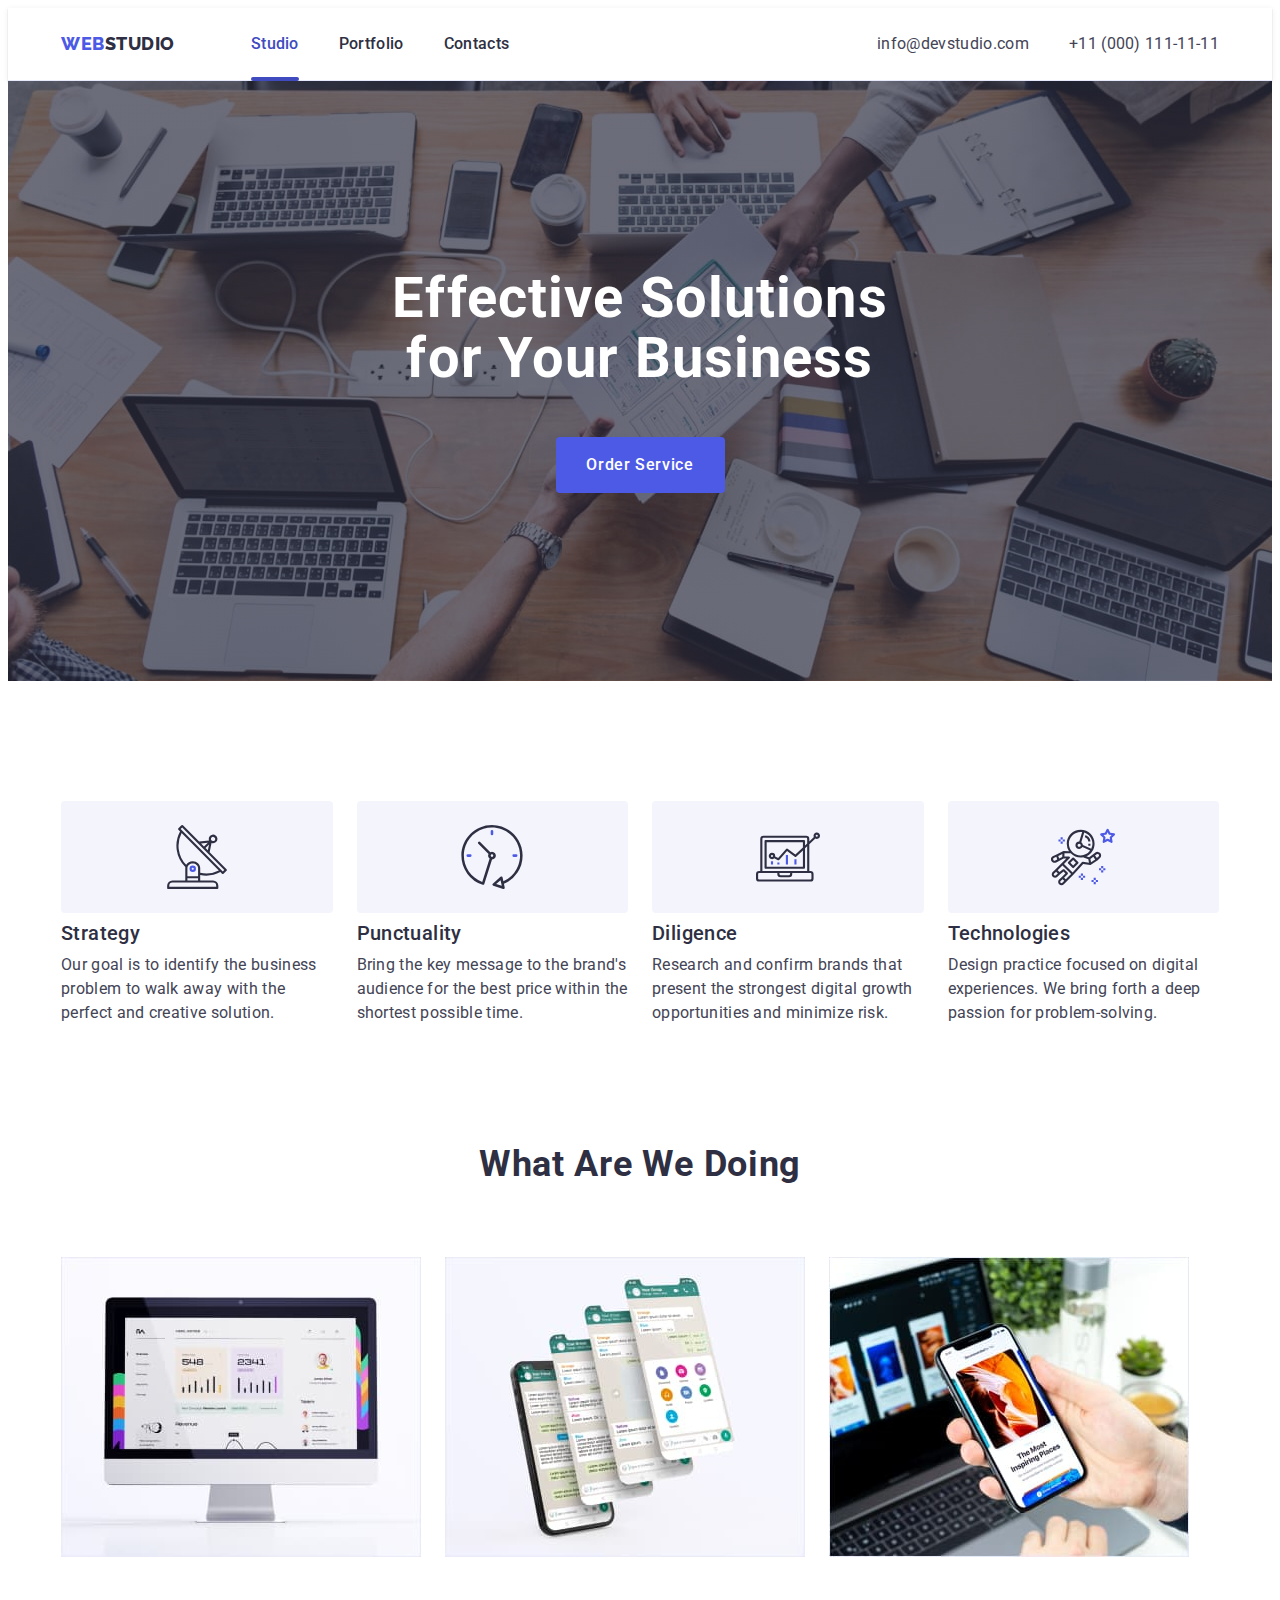
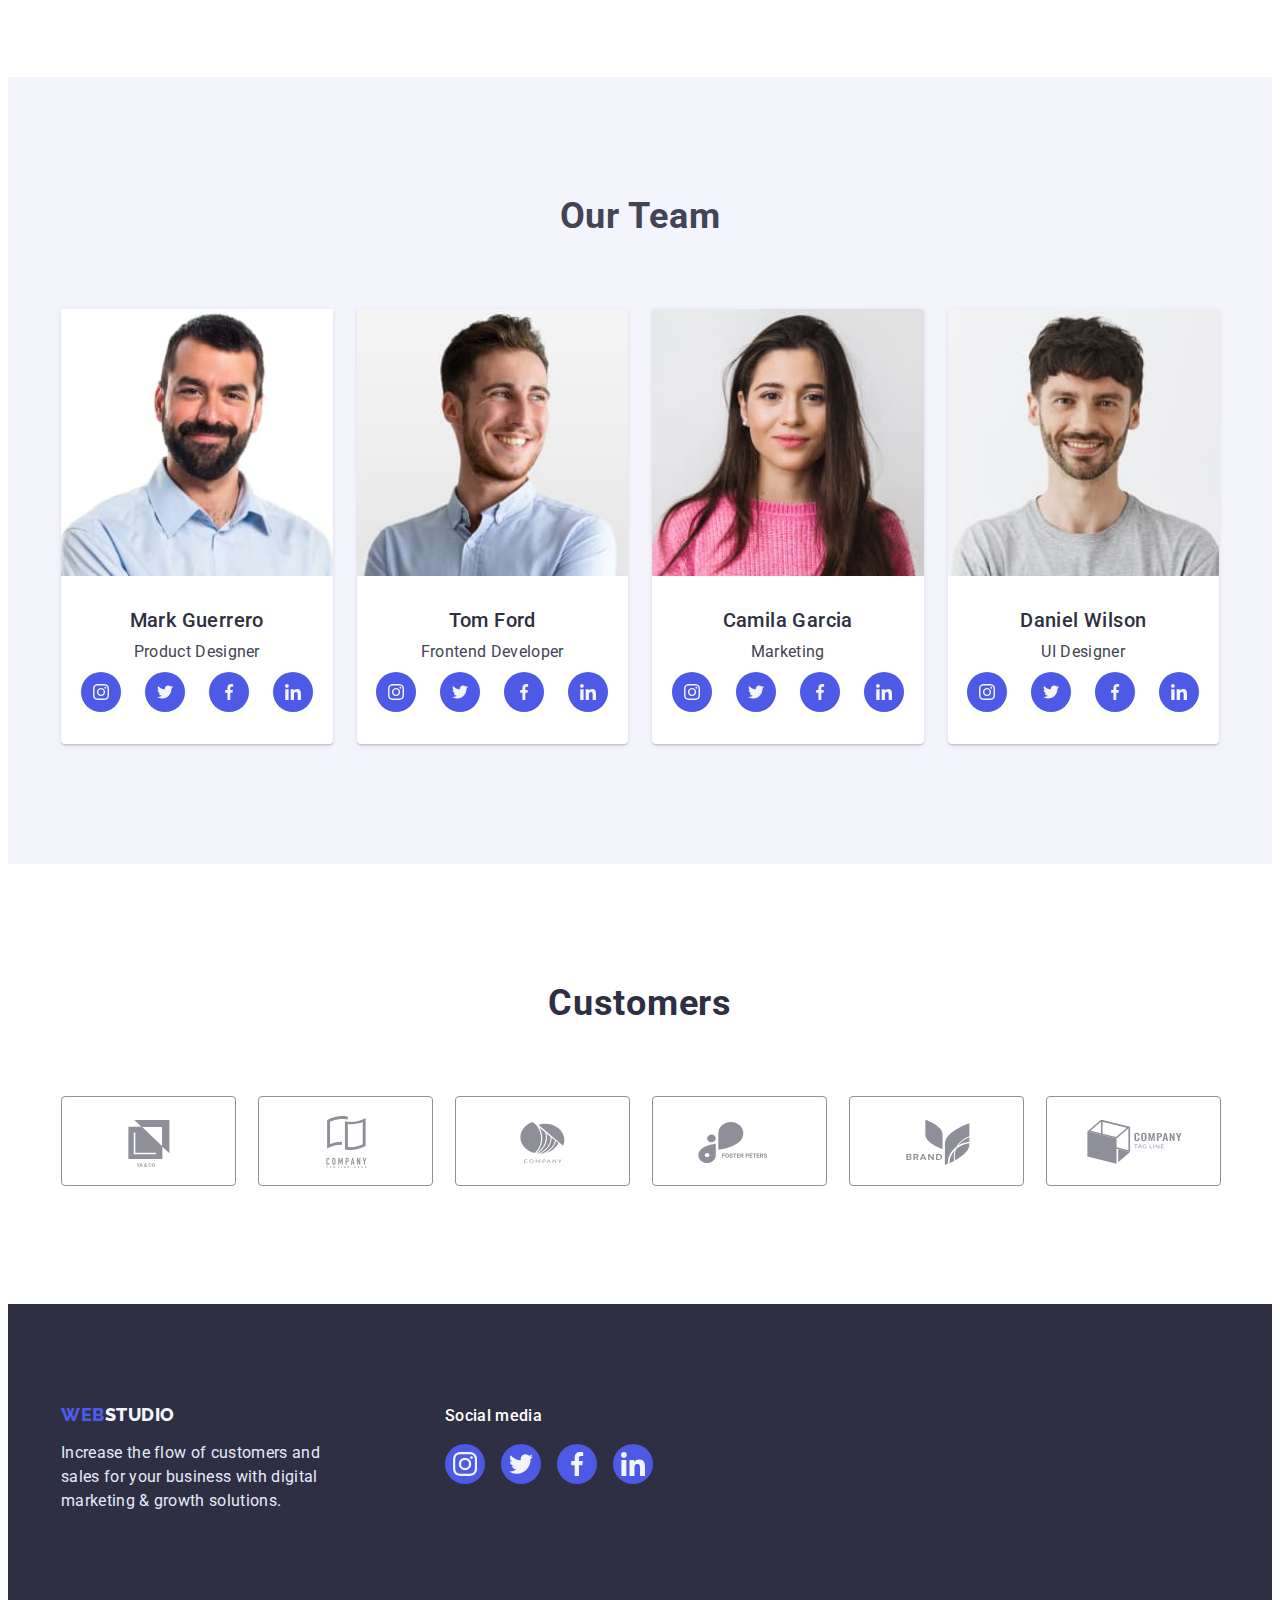
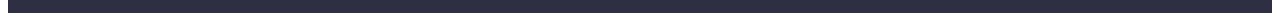
<file: index.html>
<!DOCTYPE html>
<html lang="en">

<head>
    <meta charset="UTF-8">
    <meta http-equiv="X-UA-Compatible" content="IE=edge">
    <meta name="viewport" content="width=device-width, initial-scale=1.0">
    <title>studio</title>
    <link rel="preconnect" href="https://fonts.googleapis.com">
    <link rel="preconnect" href="https://fonts.gstatic.com" crossorigin>
    <link
        href="https://fonts.googleapis.com/css2?family=Raleway:wght@800&family=Roboto:wght@400;500;700;900&display=swap"
        rel="stylesheet">
    <link rel="stylesheet" href="https://cdnjs.cloudflare.com/ajax/libs/modern-normalize/1.1.0/modern-normalize.min.css"
        integrity="sha512-wpPYUAdjBVSE4KJnH1VR1HeZfpl1ub8YT/NKx4PuQ5NmX2tKuGu6U/JRp5y+Y8XG2tV+wKQpNHVUX03MfMFn9Q=="
        crossorigin="anonymous" referrerpolicy="no-referrer" />
    <link rel="stylesheet" href="./css/style.css">
</head>

<body>
    <header class="header">
        <!-- Navigation -->
        <div class="header-container container">
            <nav class="nav">

                <a class="logo link " href="./index.html">Web<span class="logo-header">Studio</span></a>
                <ul class=" header-nav list">
                    <li><a class="nav-link active link" href="./index.html">Studio</a></li>
                    <li>
                        <a class="nav-link  link" href="./portfolio.html">Portfolio</a>
                    </li>
                    <li><a class="nav-link  link" href="">Contacts</a></li>
                </ul>
            </nav>
            <!-- Contacts -->
            <address class="address">
                <ul class="address list">
                    <li>
                        <a class="address-link link" href="mailto:info@devstudio.com">info@devstudio.com</a>
                    </li>
                    <li>
                        <a class="address-link link" href="tel:+110001111111">+11 (000) 111-11-11</a>
                    </li>
                </ul>
            </address>
        </div>
    </header>
    <main>
        <!-- Hero -->
        <section class="hero hero-back">
            <div class="hero container">
                <h1 class="hero-title">Effective Solutions for Your Business</h1>
                <button class="hero button" type="button" data-modal-open>Order Service</button>
            </div>
        </section>
        <!-- Advantages -->
        <section class="adventages">
            <div class="container">
                <h2 class="title" hidden>Advantages</h2>
                <ul class="adventages-list">
                    <li class="hero-item">
                        <div class="icons-hero">
                            <svg class="icons-advent" width="64" height="64">
                                <use href="./images/icons.svg#antenna"></use>

                            </svg>
                        </div>
                        <h3 class="text-title">Strategy</h3>
                        <p class="text">
                            Our goal is to identify the business problem to walk away with the
                            perfect and creative solution.
                        </p>
                    </li>
                    <li class="hero-item">
                        <div class="icons-hero">
                            <svg class="icons-advent" width="64" height="64">
                                <use href="./images/icons.svg#clock"></use>

                            </svg>
                        </div>
                        <h3 class="text-title">Punctuality</h3>
                        <p class="text">
                            Bring the key message to the brand's audience for the best price
                            within the shortest possible time.
                        </p>
                    </li>
                    <li class="hero-item">
                        <div class="icons-hero">
                            <svg class="icons-advent" width="64" height="64">
                                <use href="./images/icons.svg#diagram"></use>

                            </svg>
                        </div>
                        <h3 class="text-title">Diligence</h3>
                        <p class="text">
                            Research and confirm brands that present the strongest digital
                            growth opportunities and minimize risk.
                        </p>
                    </li>
                    <li class="hero-item">
                        <div class="icons-hero">
                            <svg class="icons-advent" width="64" height="64">
                                <use href="./images/icons.svg#astronaut"> </use>

                            </svg>
                        </div>
                        <h3 class="text-title">Technologies</h3>
                        <p class="text">
                            Design practice focused on digital experiences. We bring forth a
                            deep passion for problem-solving.
                        </p>
                    </li>
                </ul>
            </div>
        </section>
        <!-- What are we doing -->
        <section class="examples">
            <div class="container">
                <h2 class="example title">What are we doing</h2>
                <ul class="example list">

                    <li class="example-card">
                        <img src="./images/example-img/pc.jpg" alt="pc" width="360">
                    </li>

                    <li class="example-card">
                        <img src="./images/example-img/tabs.jpg" alt="tabs" width="360">
                    </li>

                    <li class="example-card">
                        <img src="./images/example-img/phone.jpg" alt="phone" width="360">
                    </li>

                </ul>
            </div>
        </section>
        <!-- About team -->
        <section class="team">
            <div class="container">
                <h2 class=" team-title">Our Team</h2>
                <ul class="team-list">
                    <li class="team-card">
                        <img class="img-team" src="./images/team-img/man.jpg" alt="photo" width="264">
                        <div class="team-text">
                            <h3 class="text-title">Mark Guerrero</h3>
                            <p class="team-parag text">Product Designer</p>
                            <ul class="team-wrapper-list list">
                                <li class="wrapper-list-item item">
                                    <a href="" class="wrapper-link link"><svg class="team-icons" width="16" height="16">
                                            <use href="./images/icons.svg#instagram"> </use>
                                        </svg> </a>
                                </li>
                                <li class="wrapper-list-item item">
                                    <a href="" class="wrapper-link link"><svg class="team-icons" width="16" height="16">
                                            <use href="./images/icons.svg#twitter"> </use>
                                        </svg> </a>
                                </li>
                                <li class="wrapper-list-item item">
                                    <a href="" class="wrapper-link link"><svg class="team-icons" width="16" height="16">
                                            <use href="./images/icons.svg#facebook"> </use>
                                        </svg> </a>
                                </li>
                                <li class="wrapper-list-item item">
                                    <a href="" class="wrapper-link link"><svg class="team-icons" width="16" height="16">
                                            <use href="./images/icons.svg#linkedin"> </use>
                                        </svg> </a>
                                </li>
                            </ul>
                        </div>
                    </li>
                    <li class="team-card">
                        <img class="img-team" src="./images/team-img/gay-one.jpg" alt="photo" width="264">
                        <div class="team-text">
                            <h3 class="text-title">Tom Ford</h3>
                            <p class="team-parag text">Frontend Developer</p>
                            <ul class="team-wrapper-list list">
                                <li class="wrapper-list-item item">
                                    <a href="" class="wrapper-link link"><svg class="team-icons" width="16" height="16">
                                            <use href="./images/icons.svg#instagram"> </use>
                                        </svg> </a>
                                </li>
                                <li class="wrapper-list-item item">
                                    <a href="" class="wrapper-link link"><svg class="team-icons" width="16" height="16">
                                            <use href="./images/icons.svg#twitter"> </use>
                                        </svg> </a>
                                </li>
                                <li class="wrapper-list-item item">
                                    <a href="" class="wrapper-link link"><svg class="team-icons" width="16" height="16">
                                            <use href="./images/icons.svg#facebook"> </use>
                                        </svg> </a>
                                </li>
                                <li class="wrapper-list-item item">
                                    <a href="" class="wrapper-link link"><svg class="team-icons" width="16" height="16">
                                            <use href="./images/icons.svg#linkedin"> </use>
                                        </svg> </a>
                                </li>
                            </ul>
                        </div>

                    </li>
                    <li class="team-card">
                        <img class="img-team" src="./images/team-img/girl.jpg" alt="photo" width="264">
                        <div class="team-text">
                            <h3 class="text-title">Camila Garcia</h3>
                            <p class="team-parag text">Marketing</p>
                            <ul class="team-wrapper-list list">
                                <li class="wrapper-list-item item">
                                    <a href="" class="wrapper-link link"><svg class="team-icons" width="16" height="16">
                                            <use href="./images/icons.svg#instagram"> </use>
                                        </svg> </a>
                                </li>
                                <li class="wrapper-list-item item">
                                    <a href="" class="wrapper-link link"><svg class="team-icons" width="16" height="16">
                                            <use href="./images/icons.svg#twitter"> </use>
                                        </svg> </a>
                                </li>
                                <li class="wrapper-list-item item">
                                    <a href="" class="wrapper-link link"><svg class="team-icons" width="16" height="16">
                                            <use href="./images/icons.svg#facebook"> </use>
                                        </svg> </a>
                                </li>
                                <li class="wrapper-list-item item">
                                    <a href="" class="wrapper-link link"><svg class="team-icons" width="16" height="16">
                                            <use href="./images/icons.svg#linkedin"> </use>
                                        </svg> </a>
                                </li>
                            </ul>
                        </div>

                    </li>
                    <li class="team-card">
                        <img class="img-team" src="./images/team-img/gay-two.jpg" alt="photo" width="264">
                        <div class="team-text">
                            <h3 class="text-title">Daniel Wilson</h3>
                            <p class="team-parag text">UI Designer</p>
                            <ul class="team-wrapper-list list">
                                <li class="wrapper-list-item item">
                                    <a href="" class="wrapper-link link"><svg class="team-icons" width="16" height="16">
                                            <use href="./images/icons.svg#instagram"> </use>
                                        </svg> </a>
                                </li>
                                <li class="wrapper-list-item item">
                                    <a href="" class="wrapper-link link"><svg class="team-icons" width="16" height="16">
                                            <use href="./images/icons.svg#twitter"> </use>
                                        </svg> </a>
                                </li>
                                <li class="wrapper-list-item item">
                                    <a href="" class="wrapper-link link"><svg class="team-icons" width="16" height="16">
                                            <use href="./images/icons.svg#facebook"> </use>
                                        </svg> </a>
                                </li>
                                <li class="wrapper-list-item item">
                                    <a href="" class="wrapper-link link"><svg class="team-icons" width="16" height="16">
                                            <use href="./images/icons.svg#linkedin"> </use>
                                        </svg> </a>
                                </li>
                            </ul>
                        </div>

                    </li>
                </ul>
            </div>
        </section>
        <!-- customers -->
        <section class="customers">
            <div class="container">
                <h2 class="customers-title title">Customers</h2>
                <ul class="customers-list list">

                    <li class="customers-list-item">
                        <a href="" class="customers-link link">
                            <svg class="customers-icons" width="104" height="56">
                                <use href="./images/icons.svg#logo-1"></use>
                            </svg>
                        </a>

                    </li>
                    <li class="customers-list-item">
                        <a href="" class="customers-link link">
                            <svg class="customers-icons" width="104" height="56">
                                <use href="./images/icons.svg#logo-2"></use>
                            </svg>
                        </a>
                    </li>
                    <li class="customers-list-item">
                        <a href="" class="customers-link link">
                            <svg class="customers-icons" width="104" height="56">
                                <use href="./images/icons.svg#logo-3"></use>
                            </svg>
                        </a>
                    </li>
                    <li class="customers-list-item">
                        <a href="" class="customers-link link">
                            <svg class="customers-icons" width="104" height="56">
                                <use href="./images/icons.svg#logo-4"></use>
                            </svg>
                        </a>
                    </li>
                    <li class="customers-list-item">
                        <a href="" class="customers-link link">
                            <svg class="customers-icons" width="104" height="56">
                                <use href="./images/icons.svg#logo-5"></use>
                            </svg>
                        </a>
                    </li>
                    <li class="customers-list-item">
                        <a href="" class="customers-link link">
                            <svg class="customers-icons" width="104" height="56">
                                <use href="./images/icons.svg#logo-6"></use>
                            </svg>
                        </a>
                    </li>
                </ul>
            </div>
        </section>
    </main>
    <!-- Footer -->
    <footer class="footer">
        <div class=" footer-wrapper container">
            <div class="footer-wrapper-logo">
                <a href="./index.html" class="logo logo-only-footer link">Web<span class="logo-footer">Studio</span></a>
                <p class="footer-text text">Increase the flow of customers and sales for your business with digital
                    marketing
                    &
                    growth solutions. </p>
            </div>
            <div class="footer-wrapper-social">
                <p class="social-text text">Social media</p>
                <ul class="social-list list">
                    <li class="social-list-item">
                        <a href="" class="social-link link">
                            <svg class="social-icons" width="24" height="24">
                                <use href="./images/icons.svg#instagram"></use>
                            </svg>
                        </a>
                    </li>
                    <li class="social-list-item">
                        <a href="" class="social-link link">
                            <svg class="social-icons" width="24" height="24">
                                <use href="./images/icons.svg#twitter"></use>
                            </svg>
                        </a>
                    </li>
                    <li class="social-list-item">
                        <a href="" class="social-link link">
                            <svg class="social-icons" width="24" height="24">
                                <use href="./images/icons.svg#facebook"></use>
                            </svg>
                        </a>
                    </li>
                    <li class="social-list-item">
                        <a href="" class="social-link link">
                            <svg class="social-icons" width="24" height="24">
                                <use href="./images/icons.svg#linkedin"></use>
                            </svg>
                        </a>
                    </li>
                </ul>
            </div>
        </div>
    </footer>

    <div class="backdrop is-hidden" data-modal>
        <div class="modal">
            <button class="modal-close-btn" type="button" data-modal-close>
                <svg class="modal-close-btn-icon" width="8" height="8">
                    <use href="./images/icons.svg#icon-vector"></use>
                </svg>
            </button>
        </div>
    </div>

    <script src="./js/modal.js"></script>

</body>

</html>
</file>
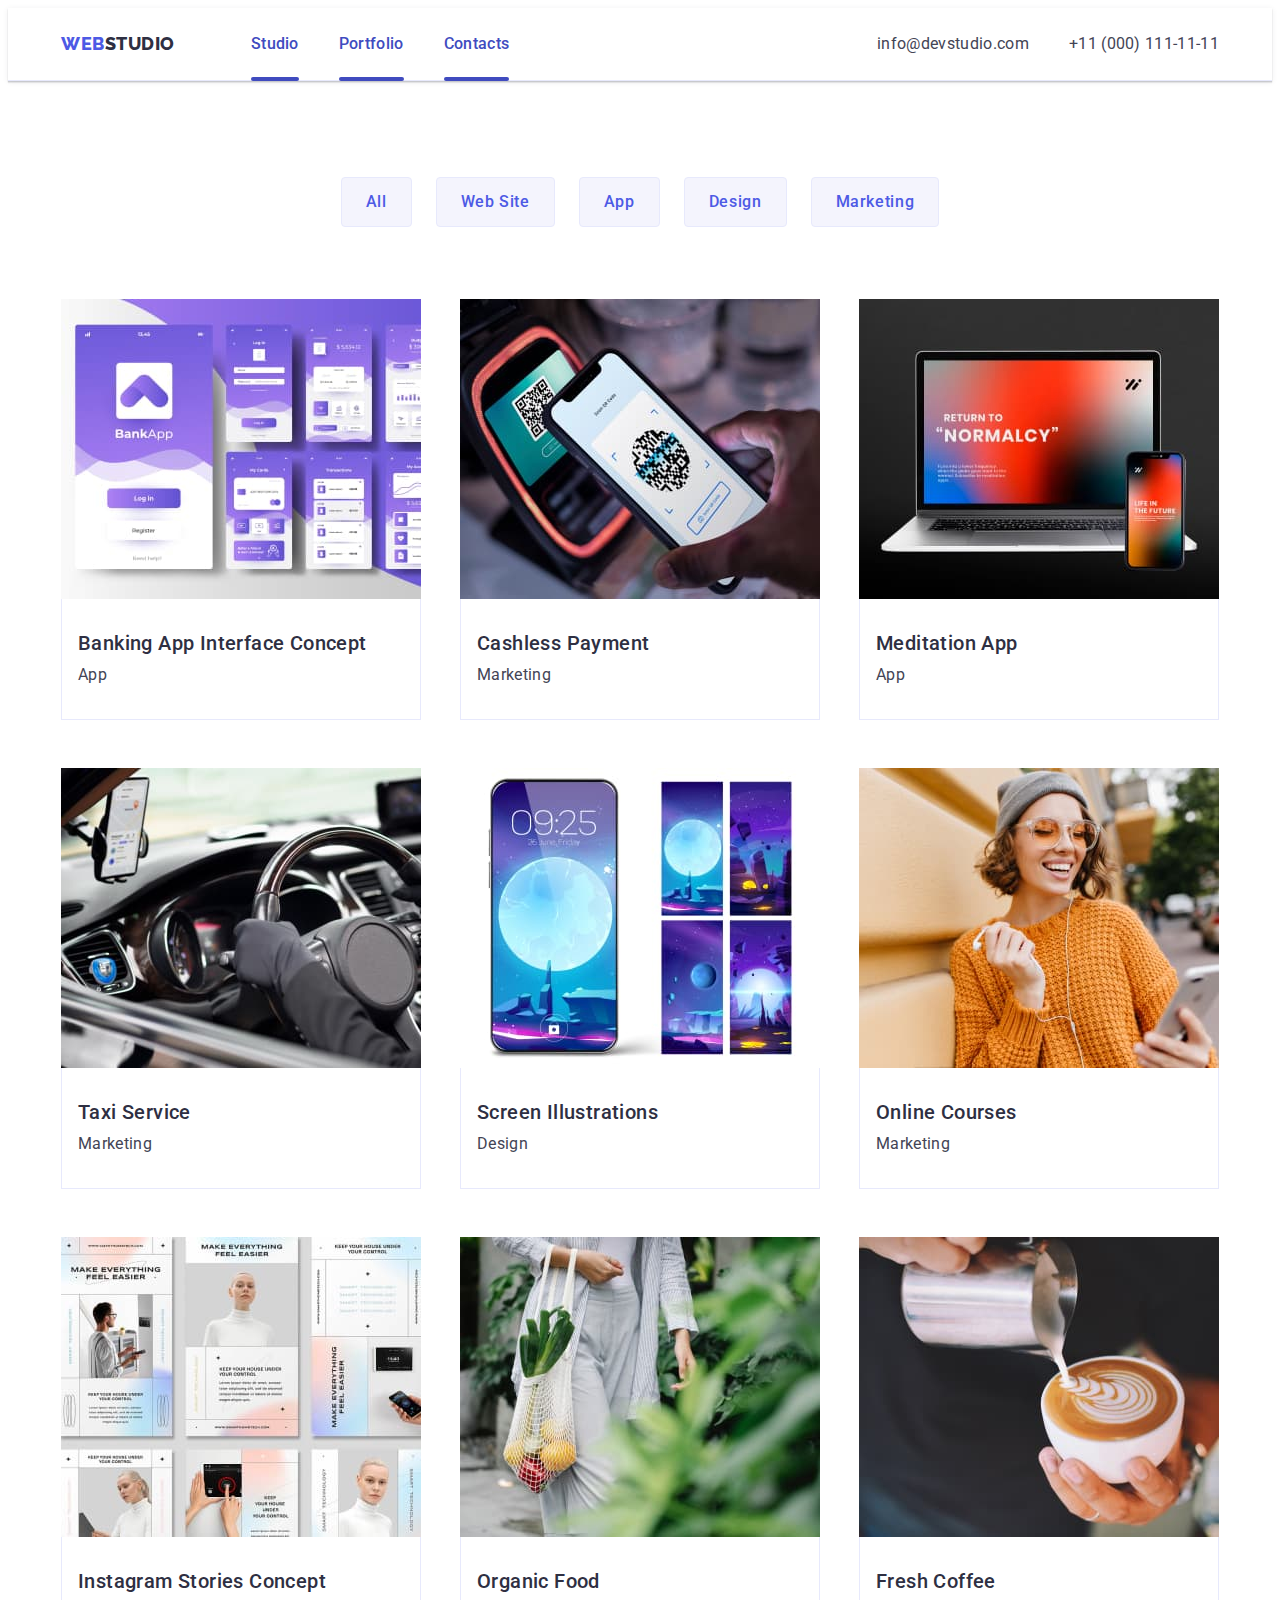
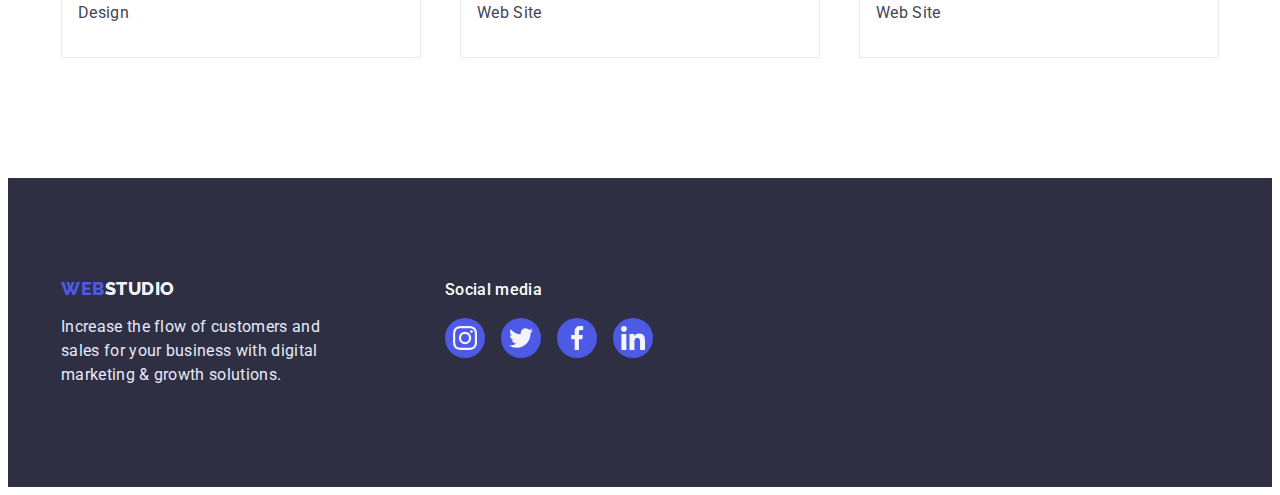
<file: portfolio.html>
<!DOCTYPE html>
<html lang="en">

<head>
    <meta charset="UTF-8">
    <meta http-equiv="X-UA-Compatible" content="IE=edge">
    <meta name="viewport" content="width=device-width, initial-scale=1.0">
    <title>portfolio</title>
    <link rel="preconnect" href="https://fonts.googleapis.com">
    <link rel="preconnect" href="https://fonts.gstatic.com" crossorigin>
    <link
        href="https://fonts.googleapis.com/css2?family=Raleway:wght@800&family=Roboto:wght@400;500;700;900&display=swap"
        rel="stylesheet">
    <link rel="stylesheet" href="https://cdnjs.cloudflare.com/ajax/libs/modern-normalize/1.1.0/modern-normalize.min.css"
        integrity="sha512-wpPYUAdjBVSE4KJnH1VR1HeZfpl1ub8YT/NKx4PuQ5NmX2tKuGu6U/JRp5y+Y8XG2tV+wKQpNHVUX03MfMFn9Q=="
        crossorigin="anonymous" referrerpolicy="no-referrer" />
    <link rel="stylesheet" href="./css/style.css">
</head>

<body>
    <header class="header">
        <!-- Navigation -->
        <div class="header-container container">
            <nav class="nav">

                <a class="logo link " href="./index.html">Web<span class="logo-header">Studio</span></a>
                <ul class=" header-nav list">
                    <li><a class="nav-link active  link" href="./index.html">Studio</a></li>
                    <li>
                        <a class="nav-link active link" href="./portfolio.html">Portfolio</a>
                    </li>
                    <li><a class="nav-link active  link" href="">Contacts</a></li>
                </ul>
            </nav>
            <!-- Contacts -->
            <address class="address">
                <ul class="address list">
                    <li>
                        <a class="address-link link" href="mailto:info@devstudio.com">info@devstudio.com</a>
                    </li>
                    <li>
                        <a class="address-link link" href="tel:+110001111111">+11 (000) 111-11-11</a>
                    </li>
                </ul>
            </address>
        </div>
    </header>

    <main>
        <section class="portfolio-section">
            <div class="batton-portfolio-container container">
                <!-- Buttons portfolio -->
                <h1 hidden>Portfolio</h1>
                <ul class="button-portfolio-list list">
                    <li><button class="button-portfolio " type="button">All</button>
                    </li>
                    <li><button class="button-portfolio" type="button">Web Site</button>
                    </li>
                    <li><button class="button-portfolio" type="button">App</button>
                    </li>
                    <li><button class="button-portfolio" type="button">Design</button>
                    </li>
                    <li><button class="button-portfolio" type="button">Marketing</button>
                    </li>
                </ul>

                <!-- Card -->

                <ul class="portfolio-list list">
                    <li class="portfolio-card card">
                        <a href="" class="portfolio-link link">
                            <div class="overlay-wrapper">
                                <img src="./images/portfolio-images/banking.jpg" width="360"
                                    alt="Banking App Interface Concept">
                                <p class="overlay">14 Stylish and User-Friendly App Design Concepts · Task
                                    Manager App · Calorie Tracker App · Exotic Fruit Ecommerce App ·
                                    Cloud Storage App</p>
                            </div>
                            <div class="portfolio-card-text">
                                <h2 class="text-title">Banking App Interface Concept</h2>
                                <p class="text">App</p>
                            </div>
                        </a>
                    </li>
                    <li class="portfolio-card card">

                        <a href="" class="portfolio-link link">
                            <div class="overlay-wrapper">
                                <img src="./images/portfolio-images/cashless.jpg" width="360" alt="Cashless Payment">
                                <p class="overlay"> 14 Stylish and User-Friendly App Design Concepts · Task
                                    Manager App · Calorie Tracker App · Exotic Fruit Ecommerce App ·
                                    Cloud Storage App</p>
                            </div>
                            <div class="portfolio-card-text">
                                <h2 class="text-title">Cashless Payment</h2>
                                <p class="text">Marketing</p>
                            </div>
                        </a>
                    </li>
                    <li class="portfolio-card card">

                        <a href="" class="portfolio-link link">
                            <div class="overlay-wrapper">
                                <img src="./images/portfolio-images/meditation.jpg" width="360" alt="Meditation App">
                                <p class="overlay"> 14 Stylish and User-Friendly App Design Concepts · Task
                                    Manager App · Calorie Tracker App · Exotic Fruit Ecommerce App ·
                                    Cloud Storage App</p>
                            </div>
                            <div class="portfolio-card-text">
                                <h2 class="text-title">Meditation App</h2>
                                <p class="text">App</p>
                            </div>
                        </a>
                    </li>
                    <li class="portfolio-card card">

                        <a href="" class="portfolio-link link">

                            <div class="overlay-wrapper">
                                <img src="./images/portfolio-images/taxi.jpg" width="360" alt="Taxi Service">
                                <p class="overlay"> 14 Stylish and User-Friendly App Design Concepts · Task
                                    Manager App · Calorie Tracker App · Exotic Fruit Ecommerce App ·
                                    Cloud Storage App</p>
                            </div>
                            <div class="portfolio-card-text">
                                <h2 class="text-title">Taxi Service</h2>
                                <p class="text">Marketing</p>
                            </div>
                        </a>
                    </li>
                    <li class="portfolio-card card">

                        <a href="" class="portfolio-link link">
                            <div class="overlay-wrapper">
                                <img src="./images/portfolio-images/screen.jpg" width="360" alt="Screen Illustrations">
                                <p class="overlay"> 14 Stylish and User-Friendly App Design Concepts · Task
                                    Manager App · Calorie Tracker App · Exotic Fruit Ecommerce App ·
                                    Cloud Storage App</p>
                            </div>
                            <div class="portfolio-card-text">
                                <h2 class="text-title">Screen Illustrations</h2>
                                <p class="text">Design</p>
                            </div>
                        </a>
                    </li>
                    <li class="portfolio-card card">
                        <a href="" class="portfolio-link link">
                            <div class="overlay-wrapper">
                                <img src="./images/portfolio-images/online.jpg" width="360" alt="Online Courses">
                                <p class="overlay"> 14 Stylish and User-Friendly App Design Concepts · Task
                                    Manager App · Calorie Tracker App · Exotic Fruit Ecommerce App ·
                                    Cloud Storage App</p>
                            </div>
                            <div class="portfolio-card-text">
                                <h2 class="text-title">Online Courses</h2>
                                <p class="text">Marketing</p>
                            </div>
                        </a>
                    </li>
                    <li class="portfolio-card card">
                        <a href="" class="portfolio-link link">
                            <div class="overlay-wrapper">
                                <img src="./images/portfolio-images/instagram.jpg" width="360"
                                    alt="Instagram Stories Concept">
                                <p class="overlay"> 14 Stylish and User-Friendly App Design Concepts · Task
                                    Manager App · Calorie Tracker App · Exotic Fruit Ecommerce App ·
                                    Cloud Storage App</p>
                            </div>
                            <div class="portfolio-card-text">
                                <h2 class="text-title">Instagram Stories Concept</h2>
                                <p class="text">Design</p>
                            </div>
                        </a>
                    </li>
                    <li class="portfolio-card card">
                        <a href="" class="portfolio-link link">
                            <div class="overlay-wrapper">
                                <img src="./images/portfolio-images/organic.jpg" width="360" alt="Organic Food">
                                <p class="overlay"> 14 Stylish and User-Friendly App Design Concepts · Task
                                    Manager App · Calorie Tracker App · Exotic Fruit Ecommerce App ·
                                    Cloud Storage App</p>
                            </div>
                            <div class="portfolio-card-text">
                                <h2 class="text-title">Organic Food</h2>
                                <p class="text">Web Site</p>
                            </div>
                        </a>
                    </li>
                    <li class="portfolio-card card">
                        <a href="" class="portfolio-link link">
                            <div class="overlay-wrapper">
                                <img src="./images/portfolio-images/fresh.jpg" width="360" alt="Fresh Coffee">
                                <p class="overlay"> 14 Stylish and User-Friendly App Design Concepts · Task
                                    Manager App · Calorie Tracker App · Exotic Fruit Ecommerce App ·
                                    Cloud Storage App</p>
                            </div>
                            <div class="portfolio-card-text">
                                <h2 class="text-title">Fresh Coffee</h2>
                                <p class="text">Web Site</p>
                            </div>
                        </a>
                    </li>
                </ul>
            </div>
        </section>
    </main>
    <!--footer-->
    <footer class="footer">
        <div class=" footer-wrapper container">
            <div class="footer-wrapper-logo">
                <a href="./index.html" class="logo logo-only-footer link">Web<span class="logo-footer">Studio</span></a>
                <p class="footer-text text">Increase the flow of customers and sales for your business with digital
                    marketing
                    &
                    growth solutions. </p>
            </div>
            <div class="footer-wrapper-social">
                <p class="social-text text">Social media</p>
                <ul class="social-list list">
                    <li class="social-list-item">
                        <a href="" class="social-link link">
                            <svg class="social-icons" width="24" height="24">
                                <use href="./images/icons.svg#instagram"></use>
                            </svg>
                        </a>
                    </li>
                    <li class="social-list-item">
                        <a href="" class="social-link link">
                            <svg class="social-icons" width="24" height="24">
                                <use href="./images/icons.svg#twitter"></use>
                            </svg>
                        </a>
                    </li>
                    <li class="social-list-item">
                        <a href="" class="social-link link">
                            <svg class="social-icons" width="24" height="24">
                                <use href="./images/icons.svg#facebook"></use>
                            </svg>
                        </a>
                    </li>
                    <li class="social-list-item">
                        <a href="" class="social-link link">
                            <svg class="social-icons" width="24" height="24">
                                <use href="./images/icons.svg#linkedin"></use>
                            </svg>
                        </a>
                    </li>
                </ul>
            </div>
        </div>
    </footer>

</html>
</file>
<file: css/style.css>
html {
  box-sizing: border-box;
}
h1,
h2,
h3,
h4,
h5,
h6,
p,
ul {
  padding: 0;
  margin: 0;
}
img {
  display: block;
}
/* 
::after,
::before{
 box-sizing: inherit; 
} */
.container {
  width: 1158px;
  margin: 0 auto;
  padding: 0 15px;
}
/**
  |============================
  | Basic styles
  |============================
*/
:root {
  --primary-text-color: #434455;
  --secondary-text-color: #2e2f42;
  --third-text-color: #ffffff;
  --footer-text-color: #e7e9fc;
  --accent-text-color: #f4f4fd;
  --logo-text-color: #4d5ae5;
  --primary-background: #ffffff;
  --secondary-background: #f4f4fd;
  --footer-background: #2e2f42;
  --button-active: #404bbf;
  --primary-icons-color: #8e8f99;
  --accent-icons-color: #31d0aa;
  --transition-dur-and-func: 250ms cubic-bezier(0.4, 0, 0.2, 1);
}

body {
  font-family: "Roboto", sans-serif;
  color: var(--primary-text-color);
  background-color: var(--primary-background);
}

.list {
  list-style-type: none;
}

.link {
  text-decoration: none;
}

.hidden {
  position: absolute;
  width: 1px;
  height: 1px;
  margin: -1px;
  border: 0;
  padding: 0;

  white-space: nowrap;
  clip-path: inset(100%);
  clip: rect(0 0 0 0);
  overflow: hidden;
}
/**
  |============================
  | Header Styles
  |============================
*/
.header-container {
  display: flex;
  margin: 0 auto;
  align-items: center;
}
.header {
  max-width: 1440px;
  margin-left: auto;
  margin-right: auto;
  box-shadow: 0px 2px 1px rgba(46, 47, 66, 0.08),
    0px 1px 1px rgba(46, 47, 66, 0.16), 0px 1px 6px rgba(46, 47, 66, 0.08);
  border-bottom: 1px solid #e7e9fc;
}
.logo {
  margin-right: 76px;
  color: var(--logo-text-color);
  font-family: "Raleway", sans-serif;
  font-weight: 800;
  font-size: 18px;
  line-height: 1.17;
  letter-spacing: 0.03em;
  text-transform: uppercase;
}

.logo-header {
  color: var(--secondary-text-color);
}
.nav {
  align-items: center;
  display: flex;
  margin-right: auto;
}
.header-nav {
  gap: 40px;
  display: flex;
}
.nav-link.link {
  padding: 24px 0;
  display: block;
  color: var(--secondary-text-color);
  font-weight: 500;
  font-size: 16px;
  line-height: 1.5;
  letter-spacing: 0.02em;
  transition: color var(--transition-dur-and-func);
}
.nav-link:hover,
.nav-link:focus {
  color: #404bbf;
}
.nav-link.active {
  position: relative;
  color: var(--button-active);
}
.active::after {
  position: absolute;
  display: block;
  content: "";
  height: 4px;
  width: 100%;
  left: 0;
  bottom: -1px;
  background-color: var(--button-active);
  border-radius: 2px;
}

.address {
  font-style: normal;
}
.address.list {
  display: flex;
  gap: 40px;
}
.address-link {
  color: var(--primary-text-color);
  font-size: 16px;
  line-height: 1.5;
  letter-spacing: 0.02em;
  transition: color var(--transition-dur-and-func);
}

.address-link:hover,
.address-link:focus {
  color: var(--button-active);
}

/**
  |================================
  | Hero Styles
  |================================
*/

.hero {
  padding: 188px 0;
  background-color: var(--footer-background);
}
.hero-back {
  margin-left: auto;
  margin-right: auto;
  background-image: linear-gradient(
      rgba(46, 47, 66, 0.7),
      rgba(46, 47, 66, 0.7)
    ),
    url(../images/background-img/people-office.jpg);
  background-repeat: no-repeat;
  background-position: center;
  background-size: cover;
  max-width: 1440px;
}
.hero.container {
  background-color: initial;
  display: flex;
  padding: 0;
  flex-direction: column;
  justify-content: center;
  align-items: center;
}
.hero-title {
  max-width: 496px;
  margin-bottom: 48px;
  color: var(--third-text-color);
  font-weight: 700;
  font-size: 56px;
  line-height: 1.07;
  text-align: center;
  letter-spacing: 0.02em;
}
.hero button {
  min-width: 169px;
  padding-top: 16px;
  padding-bottom: 16px;
  height: 56px;
  border-radius: 4px;
  border: none;
  transition: background-color var(--transition-dur-and-func);
}
.hero-item {
  width: calc((100% - 72px) / 4);
}
.icons-hero {
  height: 112px;
  display: flex;
  justify-content: center;
  align-items: center;
  background-color: var(--secondary-background);
  border-radius: 4px;
  margin-bottom: 8px;
}
.adventages {
  padding: 120px 0;
}
.adventages-list {
  list-style: none;
  display: flex;
  flex-direction: row;
  justify-content: space-between;
  gap: 24px;
}

.examples {
  padding-bottom: 120px;
}
.example.title {
  margin-left: auto;
  margin-right: auto;
  margin-bottom: 72px;
}

.example.list {
  display: flex;
  flex-direction: row;
  margin-left: auto;
  margin-right: auto;
  gap: 24px;
}

.team {
  max-width: 1440px;
  margin-left: auto;
  margin-right: auto;
  padding-top: 120px;
  padding: 120px 0;
}

.team-title {
  font-weight: 700;
  font-size: 36px;
  line-height: 1.11;
  text-align: center;
  letter-spacing: 0.02em;
  text-transform: capitalize;
  margin-bottom: 72px;
}
.team-text {
  text-align: center;
  padding: 32px 0;
}
.team-parag {
  margin-bottom: 8px;
}
.img-team {
  width: 100%;
}
.team-wrapper-list {
  display: flex;
  justify-content: center;
  gap: 24px;
  align-items: center;
}
.wrapper-list-item {
  width: 40px;
  height: 40px;
}
.wrapper-link {
  width: 100%;
  height: 100%;
  background-color: var(--logo-text-color);
  border-radius: 50%;
  display: flex;
  align-items: center;
  justify-content: center;
  transition: background-color var(--transition-dur-and-func);
}
.wrapper-link:hover,
.wrapper-link:focus {
  background-color: #404bbf;
}

.team-icons {
  fill: var(--accent-text-color);
}
.team-list {
  list-style: none;
  display: flex;
  gap: 24px;
}
.team-card {
  box-shadow: 0px 1px 6px rgba(46, 47, 66, 0.08),
    0px 1px 1px rgba(46, 47, 66, 0.16), 0px 2px 1px rgba(46, 47, 66, 0.08);
  border-radius: 0px 0px 4px 4px;
  width: calc((100% - 72px) / 4);
  background-color: var(--primary-background);
}
/* customers  */
.customers {
  padding-top: 120px;
  padding-bottom: 120px;
}
.customers-title.title {
  font-size: 36px;
  line-height: 1.1;
  color: var(--footer-background);
  margin-bottom: 72px;
}
.customers-list {
  display: flex;
  gap: 24px;
}
.customers-list-item {
  width: calc((100% - 120px) / 6);
  height: 88px;
}
.customers-link {
  border: 1px solid var(--primary-icons-color);
  width: 100%;
  height: 100%;
  border-radius: 4px;
  display: flex;
  justify-content: center;
  align-items: center;
  color: var(--primary-icons-color);
  transition: border-color var(--transition-dur-and-func),
    color var(--transition-dur-and-func);
}
.customers-link:hover,
.customers-link:focus {
  border-color: var(--button-active);
  color: var(--button-active);
}
.customers-icons {
  fill: currentColor;
}

/**
  |================================
  | Button Styles
  |================================
*/
.button {
  font-family: "Roboto", sans-serif;
  color: var(--third-text-color);
  background-color: var(--logo-text-color);
  font-weight: 500;
  font-size: 16px;
  line-height: 1.5;
  letter-spacing: 0.04em;
  cursor: pointer;
}

.button-portfolio {
  font-family: "Roboto", sans-serif;
  color: var(--logo-text-color);
  background-color: var(--secondary-background);
  font-weight: 500;
  font-size: 16px;
  padding: 12px 24px;
  border: 1px solid #e7e9fc;
  border-radius: 4px;
  line-height: 1.5;
  letter-spacing: 0.04em;
  cursor: pointer;
  transition: box-shadow var(--transition-dur-and-func),
    background-color var(--transition-dur-and-func),
    color var(--transition-dur-and-func),
    border-color var(--transition-dur-and-func);
}

.button-portfolio:hover,
.button-portfolio:focus {
  box-shadow: 0px 3px 1px rgba(0, 0, 0, 0.1), 0px 2px 1px rgba(0, 0, 0, 0.08),
    0px 2px 2px rgba(0, 0, 0, 0.12);
}

.button:hover,
.button:focus,
.button-portfolio:hover,
.button-portfolio:focus {
  color: var(--third-text-color);
  border: 1px solid transparent;
  background-color: var(--button-active);
}
.button-portfolio-list {
  margin-bottom: 72px;
  display: flex;
  flex-direction: row;
  justify-content: center;
  gap: 24px;
}

.text-title {
  margin-bottom: 8px;
  color: var(--secondary-text-color);
  font-weight: 500;
  font-size: 20px;
  line-height: 1.2;
  letter-spacing: 0.02em;
}

.text {
  color: var(--primary-text-color);
  font-size: 16px;
  line-height: 1.5;
  letter-spacing: 0.02em;
}
.portfolio-list {
  display: flex;
  flex-wrap: wrap;
  gap: 48px 24px;
  justify-content: space-between;
}
.portfolio-link {
  display: block;
  transition: box-shadow var(--transition-dur-and-func);
}
.portfolio-link:hover,
.portfolio-link:focus {
  box-shadow: 0px 1px 6px rgba(46, 47, 66, 0.08),
    0px 1px 1px rgba(46, 47, 66, 0.16), 0px 2px 1px rgba(46, 47, 66, 0.08);
}
.portfolio-card-text {
  padding: 32px 16px;
  border: 1px solid #e7e9fc;
  border-top: none;
}
/* overlay */
.overlay-wrapper {
  position: relative;
  overflow: hidden;
}

.overlay {
  position: absolute;
  left: 0;
  top: 0;
  width: 100%;
  height: 100%;
  transform: translate(0, 100%);
  transition: transform 250ms cubic-bezier(0.4, 0, 0.2, 1);

  font-size: 16px;
  line-height: 1.5;
  color: #f4f4fd;
  padding-top: 40px;
  padding-right: 32px;
  padding-bottom: 40px;
  padding-left: 32px;
  background: #4d5ae5;
  mix-blend-mode: normal;
  letter-spacing: 0.02em;
}
.portfolio-link:hover .overlay,
.portfolio-link:focus .overlay {
  transform: translate(0, 0);
}

.title {
  color: var(--secondary-text-color);
  font-size: 36px;
  line-height: 1.11;
  text-align: center;
  letter-spacing: 0.02em;
  text-transform: capitalize;
}

.team {
  padding-bottom: 120px;
  background-color: var(--secondary-background);
}

.card {
  border-radius: 0px 0px 4px 4px;
  background-color: var(--primary-background);
}

.portfolio-section {
  padding: 96px 0 120px;
}

/**
  |================================
  | Footer Styles
  |================================
*/

.footer {
  max-width: 1440px;
  margin-left: auto;
  margin-right: auto;
  padding-top: 100px;
  padding-bottom: 100px;
  background-color: var(--footer-background);
}
.footer-wrapper {
  display: flex;
  align-items: baseline;
}
.footer-wrapper-logo {
  margin-right: 120px;
}
.social-link {
  width: 100%;
  height: 100%;
  background-color: var(--logo-text-color);
  display: flex;
  justify-content: center;
  align-items: center;
  border-radius: 50%;
  transition: background-color var(--transition-dur-and-func);
}
.social-link:hover,
.social-link:focus {
  background-color: var(--accent-icons-color);
}
.social-text {
  margin-bottom: 16px;
  font-style: normal;
  font-weight: 500;
  font-size: 16px;
  line-height: 24px;
  letter-spacing: 0.02em;
  color: var(--primary-background);
}
.social-icons {
  fill: var(--accent-text-color);
}
.logo-only-footer {
  display: inline-block;
  margin-bottom: 16px;
}
.social-list {
  display: flex;
  gap: 16px;
}
.social-list-item {
  width: 40px;
  height: 40px;
}
.logo-footer {
  color: #f4f4fd;
}
.footer-text {
  max-width: 264px;
  color: var(--footer-text-color);
}

/* backdrop */

.backdrop {
  position: fixed;
  top: 0;
  left: 0;
  width: 100%;
  height: 100%;
  background-color: rgba(46, 47, 66, 0.4);
  z-index: 101;
  transition: opacity var(--transition-dur-and-func),
    visibility var(--transition-dur-and-func);
}

.backdrop.is-hidden {
  opacity: 0;
  visibility: hidden;
  pointer-events: none;
}

.modal {
  position: absolute;
  width: 408px;
  min-height: 576px;
  top: 50%;
  left: 50%;
  transform: translate(-50%, -50%);
  transition: transform var(--transition-dur-and-func);

  background-color: #fcfcfc;
  box-shadow: 0px 1px 1px rgba(0, 0, 0, 0.14), 0px 1px 3px rgba(0, 0, 0, 0.12),
    0px 2px 1px rgba(0, 0, 0, 0.2);
  border-radius: 4px;
}

.modal-close-btn {
  position: absolute;
  top: 24px;
  right: 24px;
  display: flex;
  justify-content: center;
  align-items: center;

  background-color: #e7e9fc;
  border: 1px solid rgba(0, 0, 0, 0.1);
  padding: 0;
  width: 24px;
  height: 24px;
  border-radius: 50%;
  cursor: pointer;
  transition: background-color var(--transition-dur-and-func),
    border var(--transition-dur-and-func);
}

.modal-close-btn:hover,
.modal-close-btn:focus {
  border: none;
  background-color: var(--button-active);
}

.modal-close-btn-icon {
  transition: fill var(--transition-dur-and-func);
}

.modal-close-btn:hover .modal-close-btn-icon,
.modal-close-btn:focus .modal-close-btn-icon {
  fill: var(--primary-background);
}
</file>
